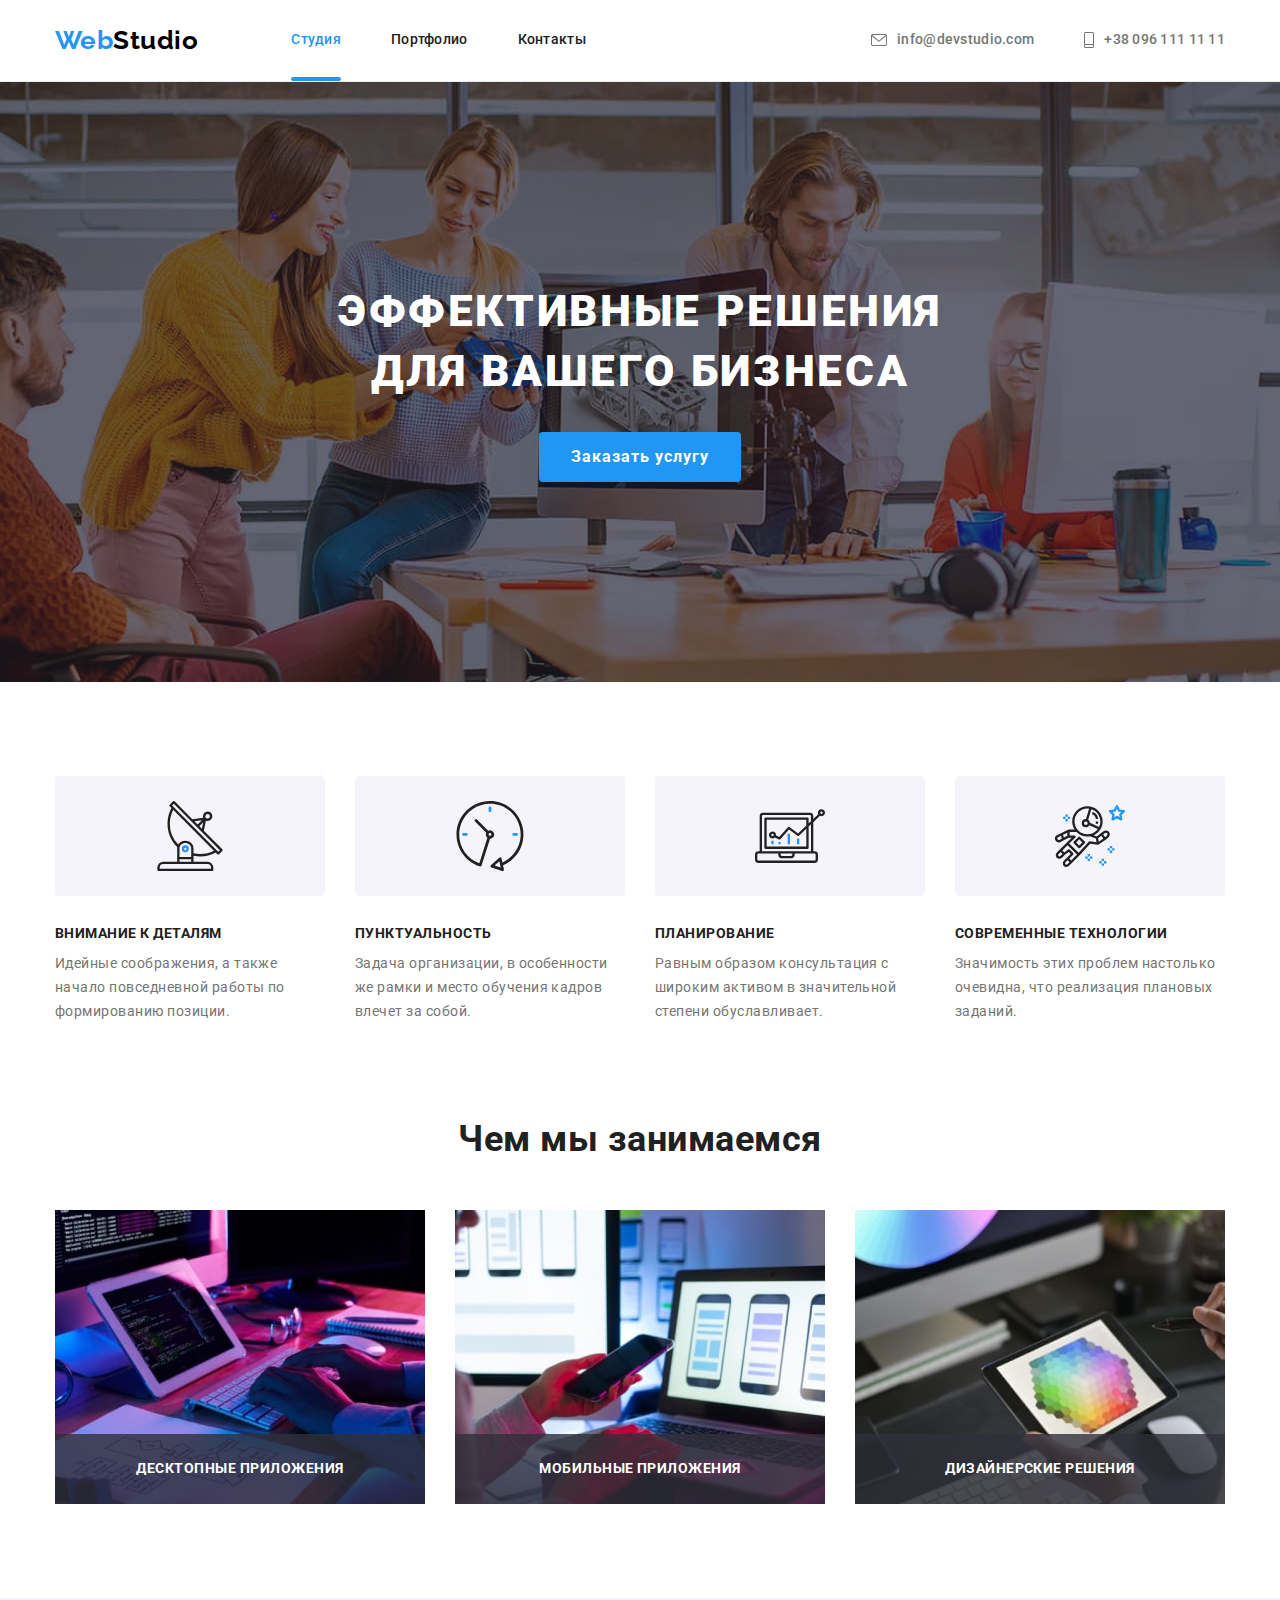
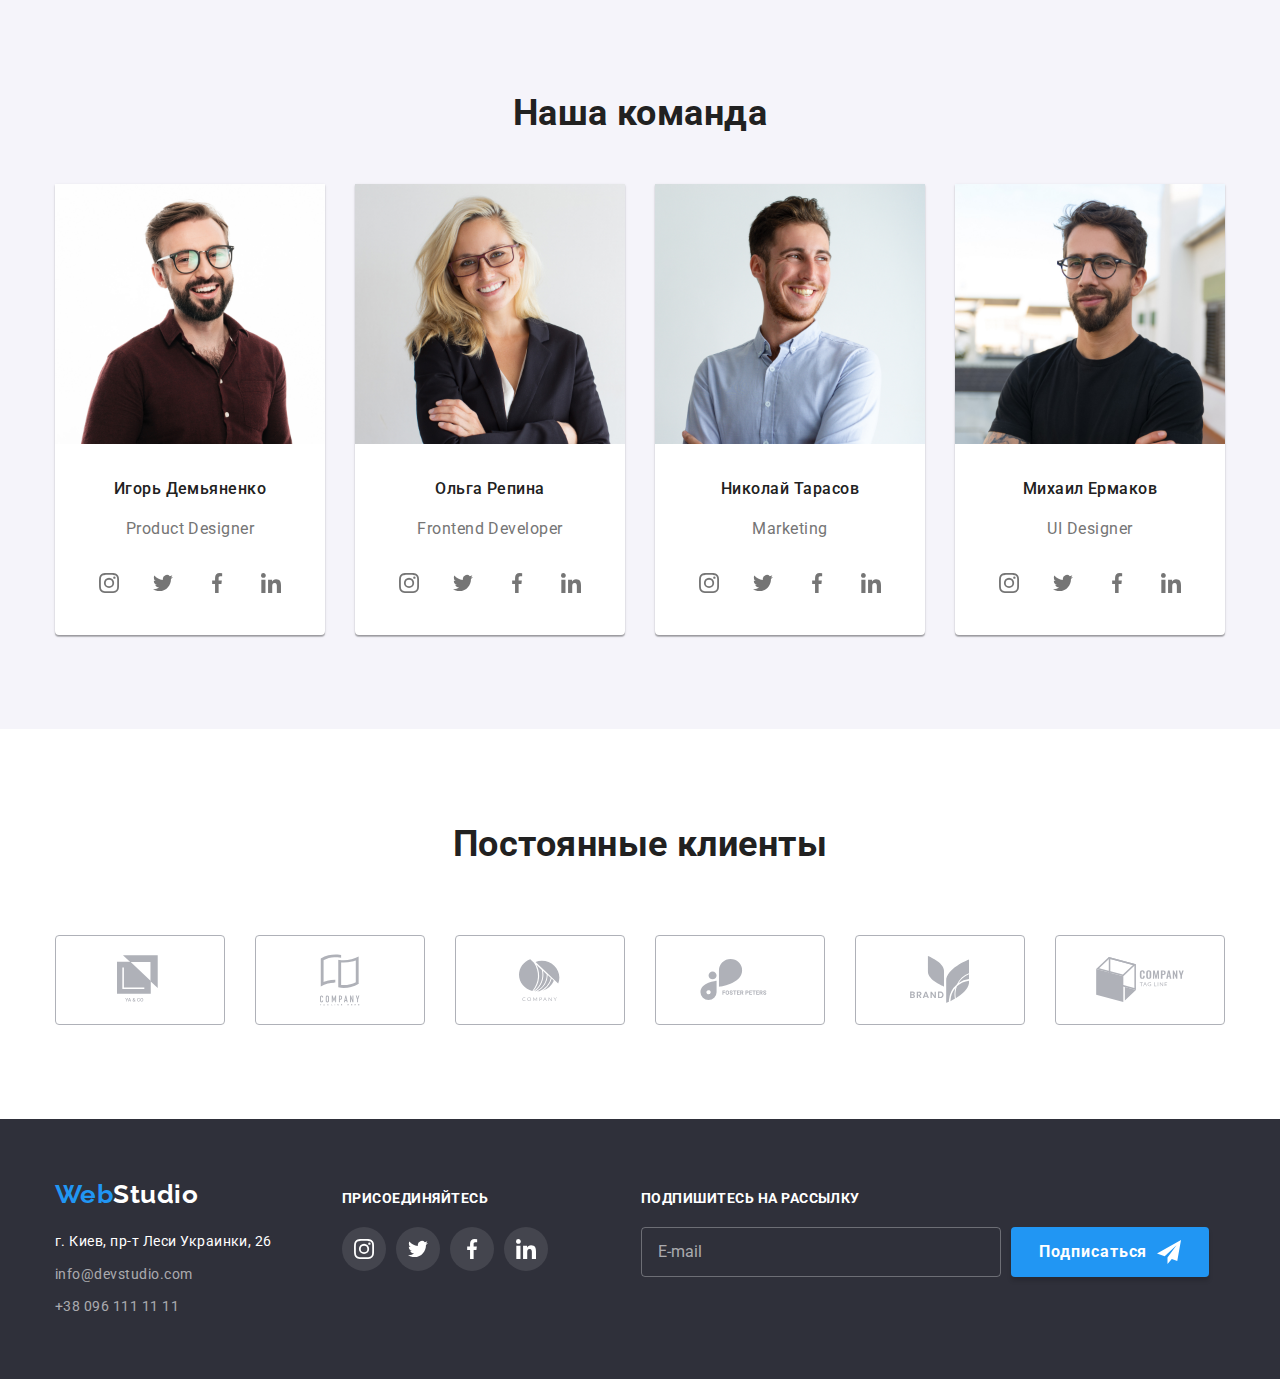
<file: index.html>
<!DOCTYPE html>
<html lang="ru">

<head>
    <meta charset="UTF-8">
    <meta name="viewport" content="width=device-width, initial-scale=1.0">
    <title>WebStudio</title>
    <link rel="stylesheet" href="./css/normalize.css">
    <link
        href="https://fonts.googleapis.com/css2?family=Raleway:wght@700&family=Roboto:wght@400;500;700;900&display=swap"
        rel="stylesheet">
    <link rel="stylesheet" href="./css/style.css">
</head>

<body>
    <header class="header">
        <div class="container">
            <a href="./index.html" class="logo">
                Web<span class="logo-studio">Studio</span>
            </a>
            <nav class="hn">
                <ul class="header-nav res-marg-pad">
                    <li class="item">
                        <a class="header-nav-static header-hover current" href="./index.html">Студия</a>
                    </li>
                    <li class="item">
                        <a class="header-nav-static header-hover" href="./portfolio.html">Портфолио</a>
                    </li>
                    <li class="item">
                        <a class="header-nav-static header-hover" href="#">Контакты</a>
                    </li>
                </ul>
            </nav>
            <ul class="header-cont res-marg-pad">
                <li class="item">
                    
                    <a class="header-cont-static header-hover hover" href="mailto:info@devstudio.com">
                        <svg class="icon" width="16" height="12">
                            <use href="./images/icons.svg#icon-mail"></use>
                        </svg>
                        info@devstudio.com
                    </a>
                </li>
                <li class="item">
                    
                    <a class="header-cont-static header-hover hover" href="tel:+380961111111">
                        <svg class="icon" width="10" height="16">
                            <use href="./images/icons.svg#icon-tel"></use>
                        </svg>
                        +38 096 111 11 11</a>
                </li>
            </ul>
        </div>
    </header>
    <main class="main">
        <section class="main-hero">
            <div class="main-hero-container">
                <h1 class="main-hero-tittle res-marg-pad">Эффективные решения для вашего бизнеса</h1>
                <button type="button" class="main-hero-bt bt-cursor" data-modal-open>Заказать услугу</button>
            </div>
        </section>
        <section class="main-accomplishments">
            <div class="container">
                <h2 class="visually-hidden">Плюсы нашей компании</h2>
                <ul class="main-accomplishments-ul res-marg-pad">
                    <li class="item antenna">
                        <div class="frame-icon">
                            <svg class="accomplishments-icon" width="70" height="70">
                                <use href="./images/icons.svg#icon-antenna"></use>
                            </svg>
                        </div>
                        <h3 class="name res-marg-pad">Внимание к деталям</h3>
                        <p class="description">Идейные соображения, а также начало повседневной работы по формированию позиции.</p>
                    </li>
                    <li class="item clock">
                        <div class="frame-icon">
                            <svg class="accomplishments-icon" width="70" height="70">
                                <use href="./images/icons.svg#icon-clock"></use>
                            </svg>
                        </div>
                        <h3 class="name res-marg-pad">Пунктуальность</h3>
                        <p class="description">Задача организации, в особенности же рамки и место обучения кадров влечет за собой.</p>
                    </li>
                    <li class="item diagram">
                        <div class="frame-icon">
                            <svg class="accomplishments-icon" width="70" height="70">
                                <use href="./images/icons.svg#icon-diagram"></use>
                            </svg>
                        </div>
                        <h3 class="name res-marg-pad">Планирование</h3>
                        <p class="description">Равным образом консультация с широким активом в значительной степени обуславливает.</p>
                    </li>
                    <li class="item astronaut">
                        <div class="frame-icon">
                            <svg class="accomplishments-icon" width="70" height="70">
                                <use href="./images/icons.svg#icon-astronaut"></use>
                            </svg>
                        </div>
                        <h3 class="name res-marg-pad">Современные технологии</h3>
                        <p class="description">Значимость этих проблем настолько очевидна, что реализация плановых заданий.</p>
                    </li>
                </ul>
            </div>
        </section>
        <section class="main-employment">
            <div class="container">
                <h2 class="res-marg-pad">
                    Чем мы занимаемся
                </h2>
                <ul class="main-employment-ul res-marg-pad">
                    <li class="item">
                        <div class="thumb">
                            <img src="./images/code.jpg" alt="Десктопные приложения" class="img">
                            <p class="main-employment-name res-marg-pad">Десктопные приложения</p>
                        </div>
                    </li>
                    <li class="item">
                        <div class="thumb">
                            <img src="./images/synchronization.jpg" alt="Мобильные приложения" class="img">
                            <p class="main-employment-name res-marg-pad">Мобильные приложения</p>
                        </div>
                    </li>
                    <li class="item">
                        <div class="thumb">
                            <img src="./images/adaptive_design.jpg" alt="Дизайнерские решения" class="img">
                            <p class="main-employment-name res-marg-pad">Дизайнерские решения</p>
                        </div>
                    </li>
                </ul>
            </div>
        </section>
        <section class="main-team">
            <div class="container">
                <h2 class="res-marg-pad">
                    Наша команда
                </h2>
                <ul class="main-team-ul res-marg-pad">
                    <li class="item">
                        <div class=thumb>
                            <img src="./images/igor.jpg" alt="Фото Игорь Демьяненко" class="img">
                        </div>
                        <div class="main-team-frame">
                            <h3 class="name res-marg-pad">Игорь Демьяненко</h3>
                            <p class="specialty res-marg-pad">Product Designer</p>
                            <ul class="social-networks res-marg-pad">
                                    <li class="item">
                                        <a href="https://www.instagram.com/" class="link">
                                            <svg class="icon-networks" width="20" height="20">
                                                <use href="./images/icons.svg#icon-instagram"></use>
                                            </svg>
                                        </a>
                                    </li>
                                    <li class="item">
                                        <a href="https://twitter.com/" class="link">
                                            <svg class="icon-networks" width="20" height="20">
                                                <use href="./images/icons.svg#icon-twitter"></use>
                                            </svg>
                                        </a>
                                    </li>
                                    <li class="item">
                                        <a href="https://uk-ua.facebook.com/" class="link">
                                            <svg class="icon-networks" width="20" height="20">
                                                <use href="./images/icons.svg#icon-facebook"></use>
                                            </svg>
                                        </a>
                                    </li>
                                    <li class="item">
                                        <a href="https://www.linkedin.com/" class="link">
                                            <svg class="icon-networks" width="20" height="20">
                                                <use href="./images/icons.svg#icon-linkedin"></use>
                                            </svg>
                                        </a>
                                    </li>
                            </ul>
                        </div>
                    </li>
                    <li class="item">
                        <div class=thumb>
                            <img src="./images/olga.jpg" alt="Фото Ольга Репина" class="img">
                        </div>
                        <div class="main-team-frame">
                            <h3 class="name res-marg-pad">Ольга Репина</h3>
                            <p class="specialty res-marg-pad">Frontend Developer</p>
                            <ul class="social-networks res-marg-pad">
                                <li class="item">
                                    <a href="https://www.instagram.com/" class="link">
                                        <svg class="icon-networks" width="20" height="20">
                                            <use href="./images/icons.svg#icon-instagram"></use>
                                        </svg>
                                    </a>
                                </li>
                                <li class="item">
                                    <a href="https://twitter.com/" class="link">
                                        <svg class="icon-networks" width="20" height="20">
                                            <use href="./images/icons.svg#icon-twitter"></use>
                                        </svg>
                                    </a>
                                </li>
                                <li class="item">
                                    <a href="https://uk-ua.facebook.com/" class="link">
                                        <svg class="icon-networks" width="20" height="20">
                                            <use href="./images/icons.svg#icon-facebook"></use>
                                        </svg>
                                    </a>
                                </li>
                                <li class="item">
                                    <a href="https://www.linkedin.com/" class="link">
                                        <svg class="icon-networks" width="20" height="20">
                                            <use href="./images/icons.svg#icon-linkedin"></use>
                                        </svg>
                                    </a>
                                </li>
                            </ul>
                        </div>
                    </li>
                    <li class="item">
                        <div class=thumb>
                            <img src="./images/nikolay.jpg" alt="Фото Николай Тарасов" class="img">
                        </div>
                        <div class="main-team-frame">
                            <h3 class="name res-marg-pad">Николай Тарасов</h3>
                            <p class="specialty res-marg-pad">Marketing</p>
                            <ul class="social-networks res-marg-pad">
                                    <li class="item">
                                        <a href="https://www.instagram.com/" class="link">
                                            <svg class="icon-networks" width="20" height="20">
                                                <use href="./images/icons.svg#icon-instagram"></use>
                                            </svg>
                                        </a>
                                    </li>
                                    <li class="item">
                                        <a href="https://twitter.com/" class="link">
                                            <svg class="icon-networks" width="20" height="20">
                                                <use href="./images/icons.svg#icon-twitter"></use>
                                            </svg>
                                        </a>
                                    </li>
                                    <li class="item">
                                        <a href="https://uk-ua.facebook.com/" class="link">
                                            <svg class="icon-networks" width="20" height="20">
                                                <use href="./images/icons.svg#icon-facebook"></use>
                                            </svg>
                                        </a>
                                    </li>
                                    <li class="item">
                                        <a href="https://www.linkedin.com/" class="link">
                                            <svg class="icon-networks" width="20" height="20">
                                                <use href="./images/icons.svg#icon-linkedin"></use>
                                            </svg>
                                        </a>
                                    </li>
                            </ul>
                        </div>
                    </li>
                    <li class="item">
                        <div class=thumb>
                            <img src="./images/mihail.jpg" alt="Фото Михаил Ермаков" class="img">
                        </div>
                        <div class="main-team-frame">
                            <h3 class="name res-marg-pad">Михаил Ермаков</h3>
                            <p class="specialty res-marg-pad">UI Designer</p>
                            <ul class="social-networks res-marg-pad">
                                    <li class="item">
                                        <a href="https://www.instagram.com/" class="link">
                                            <svg class="icon-networks" width="20" height="20">
                                                <use href="./images/icons.svg#icon-instagram"></use>
                                            </svg>
                                        </a>
                                    </li>
                                    <li class="item">
                                        <a href="https://twitter.com/" class="link">
                                            <svg class="icon-networks" width="20" height="20">
                                                <use href="./images/icons.svg#icon-twitter"></use>
                                            </svg>
                                        </a>
                                    </li>
                                    <li class="item">
                                        <a href="https://uk-ua.facebook.com/" class="link">
                                            <svg class="icon-networks" width="20" height="20">
                                                <use href="./images/icons.svg#icon-facebook"></use>
                                            </svg>
                                        </a>
                                    </li>
                                    <li class="item">
                                        <a href="https://www.linkedin.com/" class="link">
                                            <svg class="icon-networks" width="20" height="20">
                                                <use href="./images/icons.svg#icon-linkedin"></use>
                                            </svg>
                                        </a>
                                    </li>
                            </ul>
                        </div>
                    </li>
                </ul>
            </div>
        </section>
        <section class="main-customers">
            <div class="container">
                <h2 class="res-marg-pad">
                    Постоянные клиенты
                </h2>
                <ul class="main-customers-ul res-marg-pad">
                    <li class="item">
                        <a href="#" class="link">
                            <svg class="customers-icon" width="45" height="50">
                                <use href="./images/icons.svg#icon-yaco"></use>
                            </svg>
                        </a>
                    </li>
                    <li class="item">
                        <a href="#" class="link">
                            <svg class="customers-icon" width="40" height="52">
                                <use href="./images/icons.svg#icon-company-th"></use>
                            </svg>
                        </a>
                    </li>
                    <li class="item">
                        <a href="#" class="link">
                            <svg class="customers-icon" width="41" height="42.6">
                                <use href="./images/icons.svg#icon-company"></use>
                            </svg>
                        </a>
                    </li>
                    <li class="item">
                        <a href="#" class="link">
                            <svg class="customers-icon" width="79.7" height="42">
                                <use href="./images/icons.svg#icon-foster"></use>
                            </svg>
                        </a>
                    </li>
                    <li class="item">
                        <a href="#" class="link">
                            <svg class="customers-icon" width="59" height="47">
                                <use href="./images/icons.svg#icon-brend"></use>
                            </svg>
                        </a>
                    </li>
                    <li class="item">
                        <a href="#" class="link">
                            <svg class="customers-icon" width="88.5" height="45.5">
                                <use href="./images/icons.svg#icon-company-tl"></use>
                            </svg>
                        </a>
                    </li>
                </ul>
            </div>
        </section>
    </main>
    <footer class="footer">
        <div class="container">
            <div class="frame-address">
                <a href="./index.html" class="logo">
                    Web<span class="logo-studio">Studio</span>
                </a>
                <address class="footer-address">
                    <a href="#" class="footer-address-geo">г. Киев, пр-т Леси Украинки, 26</a>
                    <a href="mailto:info@devstudio.com" class="footer-address-mailtel">info@devstudio.com</a>
                    <a href="tel:+380961111111" class="footer-address-mailtel">+38 096 111 11 11</a>
                </address>
            </div>
            <div class="footer-network">
                <h2 class=" res-marg-pad">присоединяйтесь</h2>
                <ul class="social-networks res-marg-pad">
                    <li class="item">
                        <a href="https://www.instagram.com/" class="link">
                            <svg class="icon-networks" width="20" height="20">
                                <use href="./images/icons.svg#icon-instagram"></use>
                            </svg>
                        </a>
                    </li>
                    <li class="item">
                        <a href="https://twitter.com/" class="link">
                            <svg class="icon-networks" width="20" height="20">
                                <use href="./images/icons.svg#icon-twitter"></use>
                            </svg>
                        </a>
                    </li>
                    <li class="item">
                        <a href="https://uk-ua.facebook.com/" class="link">
                            <svg class="icon-networks" width="20" height="20">
                                <use href="./images/icons.svg#icon-facebook"></use>
                            </svg>
                        </a>
                    </li>
                    <li class="item">
                        <a href="https://www.linkedin.com/" class="link">
                            <svg class="icon-networks" width="20" height="20">
                                <use href="./images/icons.svg#icon-linkedin"></use>
                            </svg>
                        </a>
                    </li>
                </ul>
            </div>
            <div class="footer-subscription">
                <h2 class="res-marg-pad">Подпишитесь на рассылку</h2>
                <form class="form-footer">
                    <input type="text" class="form-footer-input" name="email" placeholder="E-mail">
                    <button type="submit">Подписаться
                        <svg class="icon" width="24" height="24">
                            <use href="./images/icons.svg#icon-send"></use>
                        </svg>
                    </button>
                </form>
            </div>
        </div>
    </footer>
    <!--Модальное окно-->
    <div class="backdrop is-hidden" data-modal>
        <div class="modal">
            <button  type="button" class="modal-close-bt" data-modal-close>
                <svg class="icon" width="11" height="11">
                    <use href="./images/icons.svg#icon-modal-close"></use>
                </svg>
            </button>
            <h2 class="modal-name res-marg-pad">Оставьте свои данные, мы вам перезвоним</h2>
            <form class="form" autocomplete="off">
                <div class="form-field">
                    <label for="person" class="form-label">Имя</label>
                    <div class="form-input-wrapper">
                        <input type="text" class="form-input" name="person" id="person">
                        <svg class="icon" width="18" height="18">
                                <use href="./images/icons.svg#icon-person"></use>
                        </svg>
                    </div>
                </div>
                <div class="form-field">
                    <label for="phone" class="form-label">Телефон</label>
                    <div class="form-input-wrapper">
                        <input type="tel" class="form-input" name="phone" id="phone">
                        <svg class="icon" width="18" height="18">
                            <use href="./images/icons.svg#icon-phone"></use>
                        </svg>
                    </div>
                </div>
                <div class="form-field">
                    <label for="email" class="form-label">Почта</label>
                    <div class="form-input-wrapper">
                        <input type="text" class="form-input" name="email" id="email">
                        <svg class="icon" width="18" height="18">
                            <use href="./images/icons.svg#icon-email"></use>
                        </svg>
                    </div>
                </div>
                <div class="form-field">
                    <label for="comment" class="form-label">Комментарий</label>
                    <div class="form-input-wrapper">
                        <textarea type="text" class="form-input" name="comment" id="comment" placeholder="Введите текст"></textarea>
                    </div>
                </div>
                <div class="form-field-agreements">
                    <label class="form-label-agreements">
                        <input class="form-checkbox visually-hidden" type="checkbox" name="agreements">
                        <span class="field-check">
                            <svg class="icon-check" width="16" height="15">
                                <use href="./images/icons.svg#icon-check"></use>
                            </svg>
                            <svg class="icon-check send" width="14" height="13">
                                <use href="./images/icons.svg#icon-check-send"></use>
                            </svg>
                         </span>
                        Соглашаюсь с рассылкой и принимаю&nbsp
                    </label>
                    <a href="#" class="form-link-agreements"> Условия договора </a>
                </div>
                <button type="submit">Отправить</button>
            </form>    
        </div>
    </div>
    <script src="./js/modal.js"></script>

</body>

</html>
</file>
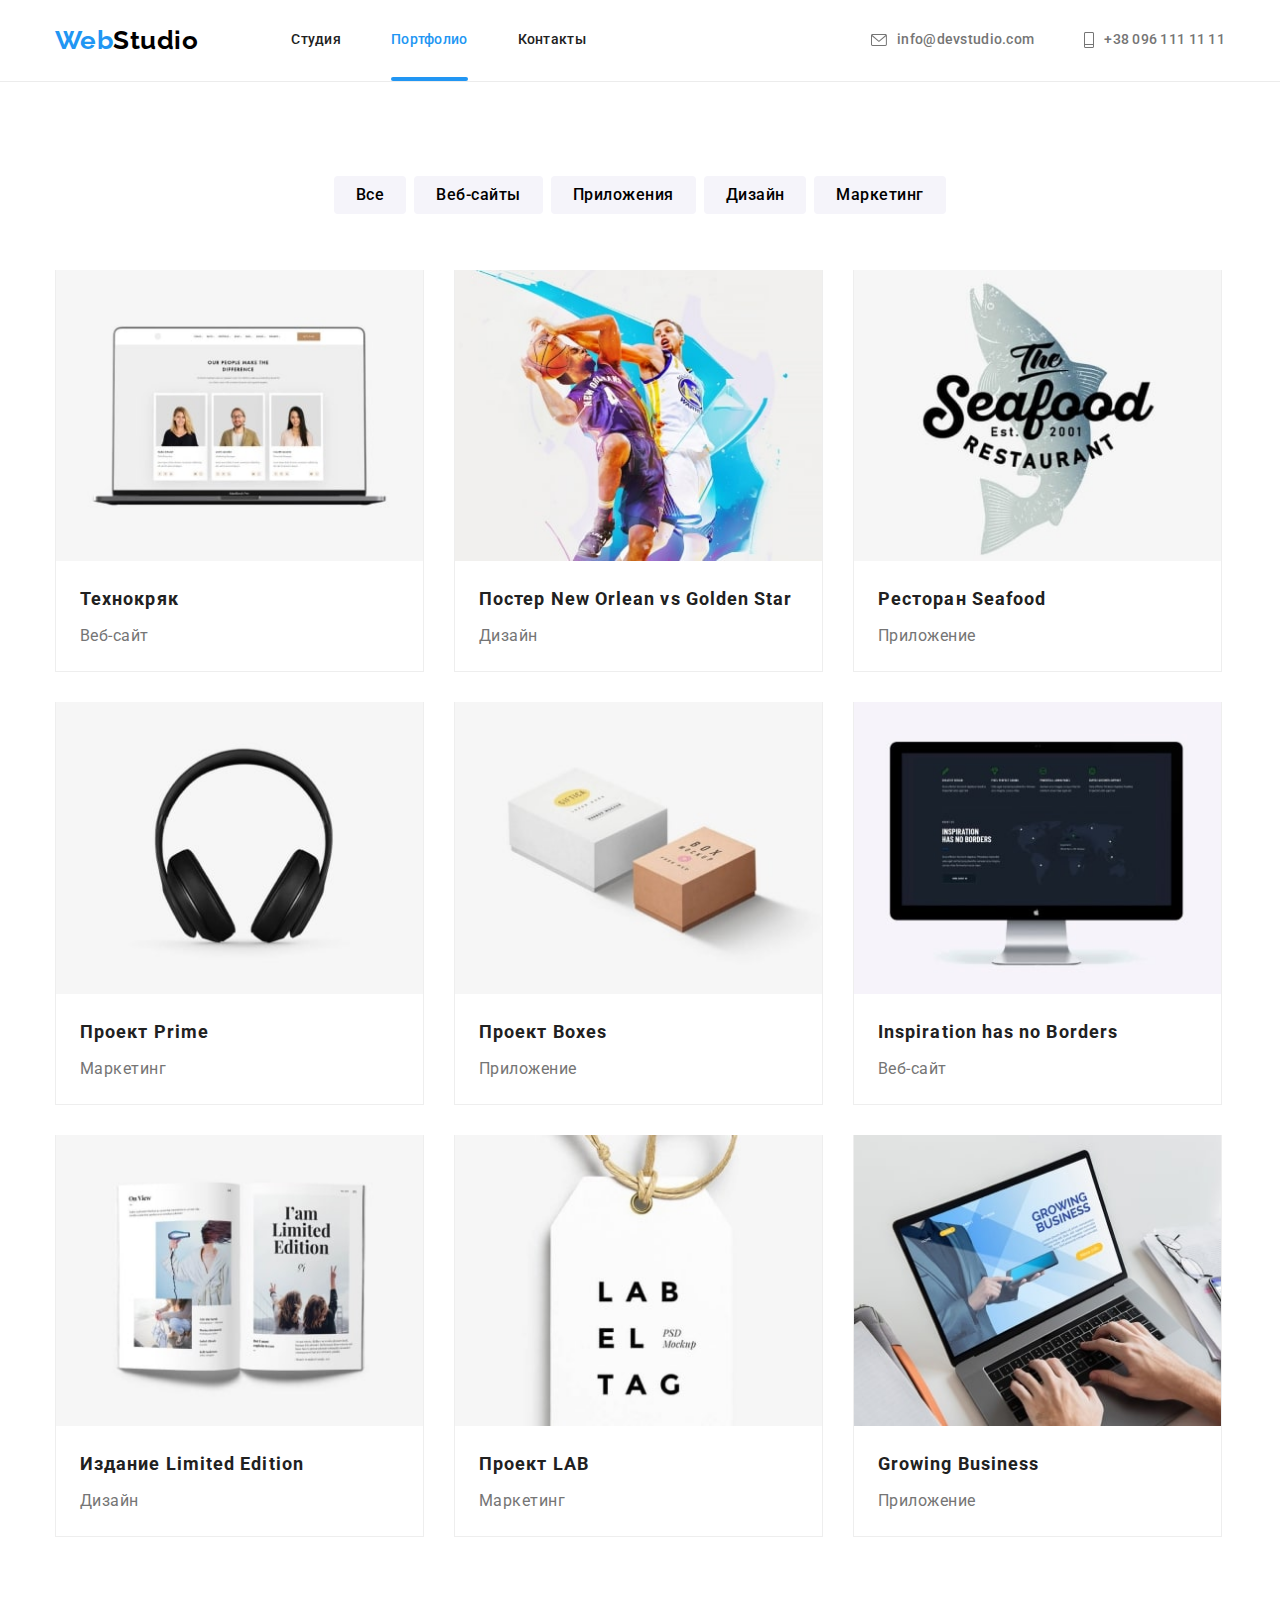
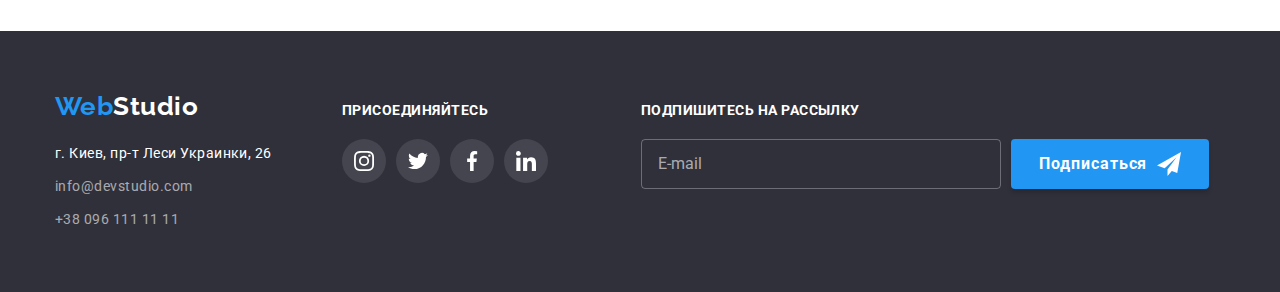
<file: portfolio.html>
<!DOCTYPE html>
<html lang="ru">

<head>
    <meta charset="UTF-8">
    <meta name="viewport" content="width=device-width, initial-scale=1.0">
    <title>WebStudio</title>
    <link rel="stylesheet" href="./css/normalize.css">
    <link
        href="https://fonts.googleapis.com/css2?family=Raleway:wght@700&family=Roboto:wght@400;500;700;900&display=swap"
        rel="stylesheet">
    <link rel="stylesheet" href="./css/style.css">
    
</head>

<body>
    <header class="header">
        <div class="container">
            <a href="./index.html" class="logo">
                Web<span class="logo-studio">Studio</span>
            </a>
            <nav class="hn">
                <ul class="header-nav res-marg-pad">
                    <li class="item">
                        <a class="header-nav-static header-hover" href="./index.html">Студия</a>
                        <div class="border-nav"></div>
                    </li>
                    <li class="item">
                        <a class="header-nav-static header-hover current" href="./portfolio.html">Портфолио</a>
                        <div class="border-nav"></div>
                    </li>
                    <li class="item">
                        <a class="header-nav-static header-hover" href="#">Контакты</a>
                        <div class="border-nav"></div>
                    </li>
                </ul>
            </nav>
            <ul class="header-cont res-marg-pad">
                <li class="item">
    
                    <a class="header-cont-static header-hover hover" href="mailto:info@devstudio.com">
                        <svg class="icon" width="16" height="12">
                            <use href="./images/icons.svg#icon-mail"></use>
                        </svg>
                        info@devstudio.com
                    </a>
                </li>
                <li class="item">
    
                    <a class="header-cont-static header-hover hover" href="tel:+380961111111">
                        <svg class="icon" width="10" height="16">
                            <use href="./images/icons.svg#icon-tel"></use>
                        </svg>
                        +38 096 111 11 11</a>
                </li>
            </ul>
        </div>
    </header>
    <main class="main">
        <section class="main-portfolio">
            <div class="container">
                <div class="container-list">
                    <h2 class="name visually-hidden res-marg-pad">Наши проекты</h2>
                    <ul class="main-portfolio-list res-marg-pad">
                        <li class="item">
                            <button class="bt bt-cursor" type="button">Все</button>
                        </li>
                        <li class="item">
                            <button class="bt bt-cursor" type="button">Веб-сайты</button>
                        </li>
                        <li class="item">
                            <button class="bt bt-cursor" type="button">Приложения</button>
                        </li>
                        <li class="item">
                            <button class="bt bt-cursor" type="button">Дизайн</button>
                        </li>
                        <li class="item">
                            <button class="bt bt-cursor" type="button">Маркетинг</button>
                        </li>
                    </ul>
                </div>
                <div class="container-project">
                    <ul class="main-portfolio-project res-marg-pad">
                        <li class="item">
                            <a href="#" class="link">
                                <div class="thumb">
                                    <img src="./images/technocrack.jpg" alt="Технокряк" class="img">
                                    <div class="card-visually-hidden">
                                        <p class="res-marg-pad">
                                            Технокряк это современная площадка распространения коронавируса. Компании используют эту платформу для цифрового
                                            шпионажа и атак на защищённые сервера конкурентов.
                                        </p>
                                    </div>
                                </div>
                                <div class="frame-name-project">
                                    <h3 class="name res-marg-pad">Технокряк</h3>
                                    <p class="project res-marg-pad">Веб-сайт</p>
                                </div>
                            </a>
                        </li>
                        <li class="item">
                            <a href="#" class="link">
                                <div class="thumb">
                                    <img src="./images/poster.jpg" alt="Постер New Orlean vs Golden Star" class="img">
                                    <div class="card-visually-hidden">
                                        <p class="res-marg-pad">
                                            Технокряк это современная площадка распространения коронавируса. Компании используют эту платформу для цифрового
                                            шпионажа и атак на защищённые сервера конкурентов.
                                        </p>
                                    </div>
                                </div>
                                <div class="frame-name-project">
                                    <h3 class="name res-marg-pad">Постер New Orlean vs Golden Star</h3>
                                    <p class="project res-marg-pad">Дизайн</p>
                                </div>
                            </a>
                        </li>
                        <li class="item">
                            <a href="#" class="link">
                                <div class="thumb">
                                    <img src="./images/seafood.jpg" alt="Ресторан Seafood" class="img">
                                    <div class="card-visually-hidden">
                                        <p class="res-marg-pad">
                                            Технокряк это современная площадка распространения коронавируса. Компании используют эту платформу для цифрового
                                            шпионажа и атак на защищённые сервера конкурентов.
                                        </p>
                                    </div>
                                </div>
                                <div class="frame-name-project">
                                    <h3 class="name res-marg-pad">Ресторан Seafood</h3>
                                    <p class="project res-marg-pad">Приложение</p>
                                </div>
                            </a>
                        </li>
                        <li class="item">
                            <a href="#" class="link">
                                <div class="thumb">
                                    <img src="./images/prime.jpg" alt="Проект Prime" class="img">
                                    <div class="card-visually-hidden">
                                        <p class="res-marg-pad">
                                            Технокряк это современная площадка распространения коронавируса. Компании используют эту платформу для цифрового
                                            шпионажа и атак на защищённые сервера конкурентов.
                                        </p>
                                    </div>
                                </div>
                                <div class="frame-name-project">
                                    <h3 class="name res-marg-pad">Проект Prime</h3>
                                    <p class="project res-marg-pad">Маркетинг</p>
                                </div>
                            </a>
                        </li>
                        <li class="item">
                            <a href="#" class="link">
                                <div class="thumb">
                                    <img src="./images/boxes.jpg" alt="Проект Boxes" class="img">
                                    <div class="card-visually-hidden">
                                        <p class="res-marg-pad">
                                            Технокряк это современная площадка распространения коронавируса. Компании используют эту платформу для цифрового
                                            шпионажа и атак на защищённые сервера конкурентов.
                                        </p>
                                    </div>
                                </div>
                                <div class="frame-name-project">
                                    <h3 class="name res-marg-pad">Проект Boxes</h3>
                                    <p class="project res-marg-pad">Приложение</p>
                                </div>
                            </a>
                        </li>
                        <li class="item">
                            <a href="#" class="link">
                                <div class="thumb">
                                    <img src="./images/borders.jpg" alt="Inspiration has no Borders" class="img">
                                    <div class="card-visually-hidden">
                                        <p class="res-marg-pad">
                                            Технокряк это современная площадка распространения коронавируса. Компании используют эту платформу для цифрового
                                            шпионажа и атак на защищённые сервера конкурентов.
                                        </p>
                                    </div>
                                </div>
                                <div class="frame-name-project">
                                    <h3 class="name res-marg-pad">Inspiration has no Borders</h3>
                                    <p class="project res-marg-pad">Веб-сайт</p>
                                </div>
                            </a>
                        </li>
                        <li class="item">
                            <a href="#" class="link">
                                <div class="thumb">
                                    <img src="./images/edition.jpg" alt="Издание Limited Edition" class="img">
                                    <div class="card-visually-hidden">
                                        <p class="res-marg-pad">
                                            Технокряк это современная площадка распространения коронавируса. Компании используют эту платформу для цифрового
                                            шпионажа и атак на защищённые сервера конкурентов.
                                        </p>
                                    </div>
                                </div>
                                <div class="frame-name-project">
                                    <h3 class="name res-marg-pad">Издание Limited Edition</h3>
                                    <p class="project res-marg-pad">Дизайн</p>
                                </div>
                            </a>
                        </li>
                        <li class="item">
                            <a href="#" class="link">
                                <div class="thumb">
                                    <img src="./images/lab.jpg" alt="Проект LAB" class="img">
                                    <div class="card-visually-hidden">
                                        <p class="res-marg-pad">
                                            Технокряк это современная площадка распространения коронавируса. Компании используют эту платформу для цифрового
                                            шпионажа и атак на защищённые сервера конкурентов.
                                        </p>
                                    </div>
                                </div>
                                <div class="frame-name-project">
                                    <h3 class="name res-marg-pad">Проект LAB</h3>
                                    <p class="project res-marg-pad">Маркетинг</p>
                                </div>
                            </a>
                        </li>
                        <li class="item">
                            <a href="#" class="link">
                                <div class="thumb">
                                    <img src="./images/growing.jpg" alt="Growing Business" class="img">
                                    <div class="card-visually-hidden">
                                        <p class="res-marg-pad">
                                            Технокряк это современная площадка распространения коронавируса. Компании используют эту платформу для цифрового
                                            шпионажа и атак на защищённые сервера конкурентов.
                                        </p>
                                    </div>
                                </div>
                                <div class="frame-name-project">
                                    <h3 class="name res-marg-pad">Growing Business</h3>
                                    <p class="project res-marg-pad">Приложение</p>
                                </div>
                            </a>
                        </li>
                    </ul>
                </div>
            </div>
        </section>
    </main>
        <footer class="footer">
            <div class="container">
                <div class="frame-address">
                    <a href="./index.html" class="logo">
                        Web<span class="logo-studio">Studio</span>
                    </a>
                    <address class="footer-address">
                        <a href="#" class="footer-address-geo">г. Киев, пр-т Леси Украинки, 26</a>
                        <a href="mailto:info@devstudio.com" class="footer-address-mailtel">info@devstudio.com</a>
                        <a href="tel:+380961111111" class="footer-address-mailtel">+38 096 111 11 11</a>
                    </address>
                </div>
                <div class="footer-network">
                    <h2 class=" res-marg-pad">присоединяйтесь</h2>
                    <ul class="social-networks res-marg-pad">
                        <li class="item">
                            <a href="https://www.instagram.com/" class="link">
                                <svg class="icon-networks" width="20" height="20">
                                    <use href="./images/icons.svg#icon-instagram"></use>
                                </svg>
                            </a>
                        </li>
                        <li class="item">
                            <a href="https://twitter.com/" class="link">
                                <svg class="icon-networks" width="20" height="20">
                                    <use href="./images/icons.svg#icon-twitter"></use>
                                </svg>
                            </a>
                        </li>
                        <li class="item">
                            <a href="https://uk-ua.facebook.com/" class="link">
                                <svg class="icon-networks" width="20" height="20">
                                    <use href="./images/icons.svg#icon-facebook"></use>
                                </svg>
                            </a>
                        </li>
                        <li class="item">
                            <a href="https://www.linkedin.com/" class="link">
                                <svg class="icon-networks" width="20" height="20">
                                    <use href="./images/icons.svg#icon-linkedin"></use>
                                </svg>
                            </a>
                        </li>
                    </ul>
                </div>
                <div class="footer-subscription">
                    <h2 class="res-marg-pad">Подпишитесь на рассылку</h2>
                    <form class="form-footer">
                        <input type="text" class="form-footer-input" name="email" placeholder="E-mail">
                        <button type="submit">Подписаться
                            <svg class="icon" width="24" height="24">
                                <use href="./images/icons.svg#icon-send"></use>
                            </svg>
                        </button>
                    </form>
                </div>
            </div>
        </footer>

</body>

</html>
</file>
<file: css/style.css>
:root {
  --white-text: rgba(255, 255, 255, 1);
  --blue-text: rgba(33, 150, 243, 1);
  --blue-bgc-hover-send: rgba(24, 140, 232, 1);
  --black-logo: rgba(0, 0, 0, 1);
  --black-text: rgba(33, 33, 33, 1);
  --gray-text: rgba(117, 117, 117, 1);
  --gray-text05: rgba(117, 117, 117, 0.5);
  --gray-op06-text: rgba(255, 255, 255, 0.6);
  --gray-op01-bgicon: rgba(255, 255, 255, 0.1);
  --gray-op03-bgcinput: rgba(255, 255, 255, 0.3);
  --border-black01: rgba(0, 0, 0, 0.1);
  --border-input: rgba(33, 33, 33, 0.2);
  --bgr-blue-card: rgba(33, 150, 243, 0.9);
  --bgr-employment: rgba(47, 48, 58, 0.8);
  --bgr-hero-footer: rgba(47, 48, 58, 1);
  --bgr-wgray: rgba(245, 244, 250, 1);
  --bgr-backdrop: rgba(0, 0, 0, 0.2);
  --gray-border: rgba(238, 238, 238, 1);
  --gray-header-line: rgba(236, 236, 236, 1);
  --set-gap: 30px;
  --bgr-hero: rgba(47, 48, 58, 0.4);
  --bord-customers: rgba(175, 177, 184, 1);
  --pad-container: 94px;
  --filtr-shadow: 0px 3px 1px rgba(0, 0, 0, 0.1),
    0px 1px 2px rgba(0, 0, 0, 0.08), 0px 2px 2px rgba(0, 0, 0, 0.12);
  --team-shadow: 0px 1px 3px rgba(0, 0, 0, 0.12),
    0px 1px 1px rgba(0, 0, 0, 0.14), 0px 2px 1px rgba(0, 0, 0, 0.2);
  --portfolio-card-shadow: 0px 1px 1px rgba(0, 0, 0, 0.12),
    0px 4px 4px rgba(0, 0, 0, 0.06), 1px 4px 6px rgba(0, 0, 0, 0.16);
  --send-shadow: rgba(0, 0, 0, 0.15);
  --transition-duration: 250ms;
  --transition-timing-function: cubic-bezier(0.4, 0, 0.2, 1);
}

body {
  font-family: 'Roboto', sans-serif;
  font-style: normal;
  letter-spacing: 0.03em;
  color: var(--black-text);
  background-color: var(--white-text);
  margin: 0;
}

.visually-hidden {
  position: absolute;
  width: 1px;
  height: 1px;
  margin: -1px;
  border: 0;
  padding: 0;

  white-space: nowrap;
  clip-path: inset(100%);
  clip: rect(0 0 0 0);
  overflow: hidden;
}

.res-marg-pad {
  margin: 0;
  padding: 0;
}

.container {
  max-width: 1170px;
  padding: 0 15px;
  margin: 0 auto;
}

.img {
  display: block; /*убрать отступ картинки внизу */
  max-width: 100%;
  height: auto;
}

.bt-cursor {
  cursor: pointer;
}

/*section:not(.main-hero) {
  /*все селекторы кроме Героя
  padding-top: 94px;
}

section:last-child {
  /*последний селектор страницы
  padding-bottom: 94px;
}*/

/*Logo*/

.logo {
  font-family: 'Raleway', sans-serif;
  font-weight: 700;
  font-size: 26px;
  line-height: 1.19;
  text-decoration: none;
  color: var(--blue-text);
}

.header .logo-studio {
  color: var(--black-logo);
}

.footer .logo-studio {
  color: var(--white-text);
}

/*Header*/

.header-hover {
  font-weight: 500;
  font-size: 14px;
  line-height: 1.14;
  letter-spacing: 0.02em;
  text-decoration: none;

  padding: 32px 0;
  display: block;

  transition: color var(--transition-duration) var(--transition-timing-function);
}

/*icon mail, tel*/
.icon {
  fill: currentColor;

  margin-right: 10px;
}

/*hover link contact and icon*/
.header-hover:hover,
.header-hover:focus {
  color: var(--blue-text);
}

.header-cont,
.header-cont .item,
.header-cont-static {
  display: flex;
  align-items: center;
  color: var(--gray-text);
}

.header-nav-static {
  color: var(--black-text);
}

.header-nav .header-hover.current {
  color: var(--blue-text);
}

.header-cont {
  margin-left: auto;
}

.header-nav,
.header .container {
  display: flex;
  align-items: center;
}

.header .logo {
  margin-right: 93px;
  padding: 25px 0;

  display: block;
}

.header-nav .item:not(:last-child),
.header-cont .item:first-child {
  margin-right: 50px;
}

/*В главной навигации сделано подчёркивание ссылки*/
.header-nav .item {
  position: relative;
}

.header-nav .header-nav-static::after {
  content: '';
  display: block;

  width: 100%;
  height: 4px;
  opacity: 0;

  background: var(--blue-text);

  position: absolute;
  left: 0;
  bottom: -1px;
  border-radius: 2px;

  transition: opacity var(--transition-duration)
    var(--transition-timing-function);
}

.header-nav .header-nav-static.current::after {
  opacity: 1;
}

.header-nav .header-nav-static:not(.current):hover:after,
.header-nav .header-nav-static:not(.current):focus::after {
  opacity: 1;
}

/*линия внизу header*/
.header {
  background-color: var(--white-text);
  border-bottom: 1px solid var(--gray-header-line);

  position: sticky;
  top: -1px;
  z-index: 9999;
}

/*Main*/
/*hero*/
.main-hero {
  max-width: 1600px;
  height: 600px;
  text-align: center;
  background-color: grey;

  margin-left: auto;
  margin-right: auto;
  background-image: linear-gradient(
      to right,
      rgba(47, 48, 58, 0.4),
      rgba(47, 48, 58, 0.4)
    ),
    url(../images/hero.jpg);
  background-repeat: no-repeat;
  background-size: cover;
  background-position: center;
}

.main-hero-tittle {
  font-weight: 900;
  font-size: 44px;
  line-height: 1.36;
  letter-spacing: 0.06em;
  text-transform: uppercase;
  color: var(--white-text);
  margin-bottom: 30px;
}

.main-hero-bt {
  border: none;
  font-weight: 700;
  font-size: 16px;
  line-height: 1.88;
  letter-spacing: 0.06em;
  color: var(--white-text);
  background-color: var(--blue-text);

  padding: 10px 32px;
  border-radius: 4px;
}

.main-hero-container {
  padding-top: 200px;
  padding-bottom: 200px;
  max-width: 696px;
  margin: 0 auto;
}

/*accomplishments*/
.main-accomplishments .container {
  padding-top: var(--pad-container);
  padding-bottom: var(--pad-container);
}

.main-accomplishments .name {
  font-weight: 700;
  font-size: 14px;
  line-height: 1.14;
  text-transform: uppercase;

  margin-top: 30px;
}

.main-accomplishments .item .description {
  font-size: 14px;
  line-height: 1.71;
  color: var(--gray-text);

  margin: 10px 0 0 0;
}

.main-accomplishments-ul {
  display: flex;
  flex-wrap: wrap;
  margin-left: calc(-1 * var(--set-gap));
}

.main-accomplishments-ul .item {
  flex-basis: calc(100% / 4 - var(--set-gap));
  margin-left: var(--set-gap);
}

/*icon accomplishments*/
.frame-icon {
  display: flex;
  justify-content: center;
  align-items: center;

  min-height: 120px;
  background-color: var(--bgr-wgray);
  border-radius: 4px;
}

/*employment*/
.main-employment .container {
  padding-bottom: var(--pad-container);
}

.main-employment h2,
.main-team h2,
.main-customers h2 {
  font-weight: 700;
  font-size: 36px;
  line-height: 1.17;
  text-align: center;
}

.main-employment-ul {
  display: flex;
  margin-top: 50px;
  flex-wrap: wrap;
  margin-left: calc(-1 * var(--set-gap));
}

.main-employment-ul .item {
  flex-basis: calc(100% / 3 - var(--set-gap));
  margin-left: var(--set-gap);
}

/*employment position*/
.main-employment-ul .thumb {
  position: relative;
}

.main-employment-name {
  font-weight: 700;
  font-size: 14px;
  line-height: 1.14;
  text-align: center;
  text-transform: uppercase;
  color: var(--white-text);
  width: 100%;

  background-color: var(--bgr-employment);
  padding-top: 27px;
  padding-bottom: 27px;

  position: absolute;
  left: 0;
  bottom: 0;
}

/*team*/
.main-team {
  background-color: var(--bgr-wgray);
}

.main-team .container {
  padding-top: var(--pad-container);
  padding-bottom: var(--pad-container);
}

.main-team-frame {
  padding: 30px 32px;
}

.main-team-ul .name,
.main-team-ul .specialty {
  font-size: 16px;
  line-height: 1.9;
}

.main-team-ul .name {
  font-weight: 500;

  text-align: center;
}

.main-team-ul .specialty {
  color: var(--gray-text);

  margin-top: 10px;
  text-align: center;
}

.main-team h2 {
  margin-bottom: 50px;
}

.main-team-ul {
  display: flex;
  flex-wrap: wrap;
  margin-top: calc(-1 * var(--set-gap));
  margin-left: calc(-1 * var(--set-gap));
}

.main-team-ul > .item {
  background-color: var(--white-text);

  border-radius: 0px 0px 4px 4px;
  box-shadow: var(--team-shadow);
  flex-basis: calc(100% / 4 - var(--set-gap));
  margin-top: var(--set-gap);
  margin-left: var(--set-gap);
}

/*icon networks*/
.social-networks {
  margin-top: 16px;

  display: flex;
  justify-content: center;
  align-items: center;
}

.social-networks .link {
  width: 44px;
  height: 44px;
  border-radius: 50%;

  background-color: var(--white-text);
  color: var(--gray-text);

  display: flex;
  justify-content: center;
  align-items: center;

  transition: background-color var(--transition-duration)
      var(--transition-timing-function),
    color var(--transition-duration) var(--transition-timing-function);
}

.icon-networks {
  fill: currentColor;
}

.social-networks .item:not(:last-child) {
  margin-right: 10px;
}

/*hover icon networks*/
.social-networks .link:hover,
.social-networks .link:focus {
  background-color: var(--blue-text);
  color: var(--white-text);
}

/*customers*/

.main-customers .container {
  padding-top: var(--pad-container);
  padding-bottom: var(--pad-container);
}

.main-customers h2 {
  margin-bottom: 70px;
}

.main-customers-ul {
  display: flex;
  flex-wrap: wrap;
  margin-left: calc(-1 * var(--set-gap));
  margin-top: calc(-1 * var(--set-gap));
}

.main-customers-ul .item {
  flex-basis: calc(100% / 6 - var(--set-gap));
  margin-left: var(--set-gap);
  margin-top: var(--set-gap);
}

.main-customers-ul .link {
  min-height: 88px;
  border-radius: 4px;

  color: var(--bord-customers);
  border: 1px solid var(--bord-customers);

  display: flex;
  justify-content: center;
  align-items: center;

  transition: border-color var(--transition-duration)
      var(--transition-timing-function),
    color var(--transition-duration) var(--transition-timing-function);
}

.customers-icon {
  fill: currentColor;
}

.main-customers-ul .link:hover,
.main-customers-ul .link:focus {
  color: var(--blue-text);
  border-color: var(--blue-text);
}

/*Footer*/

.footer {
  background-color: var(--bgr-hero-footer);
}

.footer-address a {
  font-size: 14px;
  line-height: 1.7;
  text-decoration: none;

  display: block;
}

.footer-address-geo {
  color: var(--white-text);
}

.footer-address-mailtel {
  color: var(--gray-op06-text);
}

.footer .container {
  padding-top: 60px;
  padding-bottom: 60px;

  display: flex;
  align-items: baseline;
}

.footer-address {
  margin-top: 20px;
}

.footer-address a:not(:first-child) {
  margin-top: 9px;
}

.frame-address {
  margin-right: 70px;
}

/*footer network*/
.footer-network {
  margin-right: 93px;
}

.footer-network h2 {
  font-weight: 700;
  font-size: 14px;
  line-height: 1.14;
  color: var(--white-text);
  text-transform: uppercase;
}

.footer-network .social-networks {
  margin: 0;
  padding-top: 20px;
}

.footer-network .link {
  background-color: var(--gray-op01-bgicon);
  color: var(--white-text);
}

/*Рассылка*/
.footer-subscription h2 {
  font-weight: 700;
  font-size: 14px;
  line-height: 1.14;
  color: var(--white-text);
  text-transform: uppercase;

  margin-bottom: 20px;
}

.form-footer {
  display: flex;
}

.form-footer-input {
  width: 326px;

  padding: 14px 16px;
  margin-right: 10px;

  background: transparent;

  outline: none;
  border: 1px solid var(--gray-op03-bgcinput);
  border-radius: 4px;
}

.form-footer-input,
.form-footer-input::placeholder {
  font-size: 16px;
  line-height: 1.25;

  color: var(--gray-op06-text);
}

.form-footer [type='submit'] {
  font-weight: 700;
  font-size: 16px;
  line-height: 1.87;
  letter-spacing: 0.06em;
  cursor: pointer;

  background-color: var(--blue-text);
  color: var(--white-text);

  box-shadow: 0px 4px 4px var(--send-shadow);

  border-radius: 4px;
  border: none;

  padding: 10px 28px;

  display: flex;
  align-items: center;
}

.form-footer .icon {
  margin-left: 10px;
  margin-right: 0;
}

/*Портфолио*/

.main {
  background-color: var(--white-text);
}

/*portfolio button*/

.main-portfolio .container {
  padding-top: var(--pad-container);
  padding-bottom: var(--pad-container);
}

.main-portfolio-list .bt {
  font-family: 'Roboto', sans-serif;
  border: none;
  font-weight: 500;
  font-size: 16px;
  line-height: 1.62;
  letter-spacing: 0.03em;
  background-color: var(--bgr-wgray);

  padding: 6px 22px;
  border-radius: 4px;

  transition: background-color var(--transition-duration)
      var(--transition-timing-function),
    color var(--transition-duration) var(--transition-timing-function),
    box-shadow var(--transition-duration) var(--transition-timing-function);
}

.main-portfolio-list .bt:hover,
.main-portfolio-list .bt:focus {
  background-color: var(--blue-text);
  color: var(--white-text);
  box-shadow: var(--filtr-shadow);
}

.main-portfolio-list {
  display: flex;
}

.container-list {
  max-width: 612px;
  margin: 0 auto;
  padding-bottom: 22px;
}

.main-portfolio-list .item:not(:last-child) {
  margin-right: 8px;
}

/*project*/

.main-portfolio-project .name {
  font-weight: 700;
  font-size: 18px;
  line-height: 2;
  letter-spacing: 0.06em;
  color: var(--black-text);
}

.main-portfolio-project .project {
  font-size: 16px;
  line-height: 1.87;
  color: var(--gray-text);
}

.container-project {
  padding-top: 34px;
}

.main-portfolio-project {
  display: flex;
  flex-wrap: wrap;
  margin-left: calc(-1 * var(--set-gap));
  margin-top: calc(-1 * var(--set-gap));
}

.main-portfolio-project > .item {
  flex-basis: calc(100% / 3 - var(--set-gap) - 3px);
  margin-left: var(--set-gap);
  margin-top: var(--set-gap);

  border-left: 1px solid var(--gray-border);
  border-right: 1px solid var(--gray-border);
  border-bottom: 1px solid var(--gray-border);
}

.main-portfolio-project .link {
  height: 100%;
  text-decoration: none;

  display: block;

  transition: box-shadow var(--transition-duration)
    var(--transition-timing-function);
}

.main-portfolio-project .link:hover,
.main-portfolio-project .link:focus {
  box-shadow: var(--portfolio-card-shadow);
}

.main-portfolio-project .frame-name-project {
  padding: 20px 24px;
}

.main-portfolio-project .project {
  margin-top: 4px;
}

/*Синий оверлей с текстом на карточках страницы Портфолио*/
.main-portfolio-project .thumb {
  position: relative;
  overflow: hidden;
}

.main-portfolio-project .card-visually-hidden {
  font-size: 18px;
  line-height: 1.56;

  color: var(--white-text);
  background-color: var(--bgr-blue-card);

  padding: 63px 24px;

  position: absolute;

  transform: translatey(0);
  transition: transform var(--transition-duration)
    var(--transition-timing-function);
}

.main-portfolio-project .link:hover .card-visually-hidden,
.main-portfolio-project .link:focus .card-visually-hidden {
  transform: translatey(-100%);
}

/*модальное окно*/
.backdrop {
  position: fixed;
  left: 0;
  top: 0;
  z-index: 10000;

  width: 100%;
  height: 100%;

  background-color: var(--bgr-backdrop);

  opacity: 1;
  transition: opacity var(--transition-duration)
    var(--transition-timing-function);
}

.backdrop.is-hidden {
  opacity: 0;
  pointer-events: none;
}

.backdrop.is-hidden .modal {
  transform: translate(-50%, -50%) scale(0.9);
}

.backdrop .modal {
  position: absolute;
  left: 50%;
  top: 50%;

  min-width: 447px;
  padding: 40px;

  background-color: var(--white-text);
  box-shadow: var(--team-shadow);
  border-radius: 4px;

  transform: translate(-50%, -50%) scale(1);
  transition: transform var(--transition-duration)
    var(--transition-timing-function);
}

.modal-close-bt {
  border-radius: 50%;
  border: 1px solid var(--border-black01);
  background-color: var(--white-text);
  outline: none;

  padding: 8px 8px;

  display: flex;
  justify-content: center;
  align-items: center;

  position: absolute;
  top: 8px;
  right: 8px;

  transition: color var(--transition-duration) var(--transition-timing-function);
}

.backdrop .icon {
  margin: 0;
  fill: currentColor;
}

.backdrop .modal-close-bt:hover,
.backdrop .modal-close-bt:focus {
  color: var(--blue-text);
}

/*FORM-MODAL*/

.modal-name {
  font-weight: 700;
  font-size: 20px;
  line-height: 1.05;
  text-align: center;

  margin-bottom: 12px;
}

.form {
  display: flex;
  flex-direction: column;
}

.form-field:not(:first-child) {
  margin-top: 10px;
}

.form-label {
  font-size: 12px;
  line-height: 1.17;
  letter-spacing: 0.01em;
  color: var(--gray-text);
}

.form-input-wrapper {
  position: relative;
  margin-top: 4px;
}

.form-input {
  font-family: inherit;
  font-style: normal;
  letter-spacing: 0.03em;
  color: var(--black-text);
  background-color: var(--white-text);

  width: calc(100% - 84px);
  height: 16px;

  padding: 11px 42px;

  border: 1px solid var(--border-input);
  border-radius: 4px;
  outline: none;

  transition: border var(--transition-duration)
    var(--transition-timing-function);
}

.form .icon {
  position: absolute;
  top: 50%;
  left: 12px;
  transform: translatey(-50%);

  transition: fill var(--transition-duration) var(--transition-timing-function);
}

.form textarea::placeholder {
  color: var(--gray-text05);
}

.form textarea {
  font-size: 12px;
  line-height: 1.16;
  letter-spacing: 0.01em;

  resize: none;
  width: calc(100% - 32px);
  min-height: 96px;

  padding: 12px 16px;
}

.form-input-wrapper:hover .icon,
.form-input-wrapper:focus .icon,
.form-input:focus + .icon,
.form-label:hover + .form-input-wrapper .icon {
  fill: var(--blue-text);
}

.form-input-wrapper:hover .form-input,
.form-input-wrapper:focus .form-input,
.form-input:focus,
.form-label:hover + .form-input-wrapper .form-input {
  border: 1px solid var(--blue-text);
}

/*CheckBox*/
.form-field-agreements {
  font-size: 14px;
  line-height: 1.71;
  letter-spacing: 0.03em;
  color: var(--gray-text);

  margin-top: 20px;
  padding: 0 12px;

  display: flex;
}

.form-label-agreements {
  display: flex;
  align-items: center;
  cursor: pointer;
}

.form-link-agreements {
  color: var(--blue-text);
  text-decoration-line: underline;
}

/*.form .icon-check {
  margin-right: 8px;

  fill: currentColor;
}



.form-checkbox:checked + .icon-check {
  background-image: url(../images/check-send.svg);
  color: var(--blue-text);
}*/

/*TEST*/
.field-check {
  position: relative;
  overflow: hidden;

  width: 16px;
  height: 15px;

  margin-right: 8px;

  border-radius: 3px;
}

.form .icon-check {
  position: absolute;
  left: 0;
  top: 0;
  fill: currentColor;
}

.form .icon-check.send {
  position: absolute;
  left: 0;
  top: 15px;

  border: 1px solid var(--blue-text);
}

.form-checkbox:checked + .field-check .icon-check.send {
  top: 0;
  background-color: var(--blue-text);
  color: var(--white-text);
}
/**/

.form [type='submit'] {
  font-weight: 700;
  font-size: 16px;
  line-height: 1.87;
  letter-spacing: 0.06em;
  cursor: pointer;

  background-color: var(--blue-text);
  color: var(--white-text);

  box-shadow: 0px 4px 4px var(--send-shadow);

  border-radius: 4px;
  border: none;

  padding: 10px 55px;
  margin: 30px auto 0 auto;

  transition: background-color var(--transition-duration)
    var(--transition-timing-function);
}

.form [type='submit']:hover,
.form [type='submit']:focus {
  background-color: var(--blue-bgc-hover-send);
}
</file>
